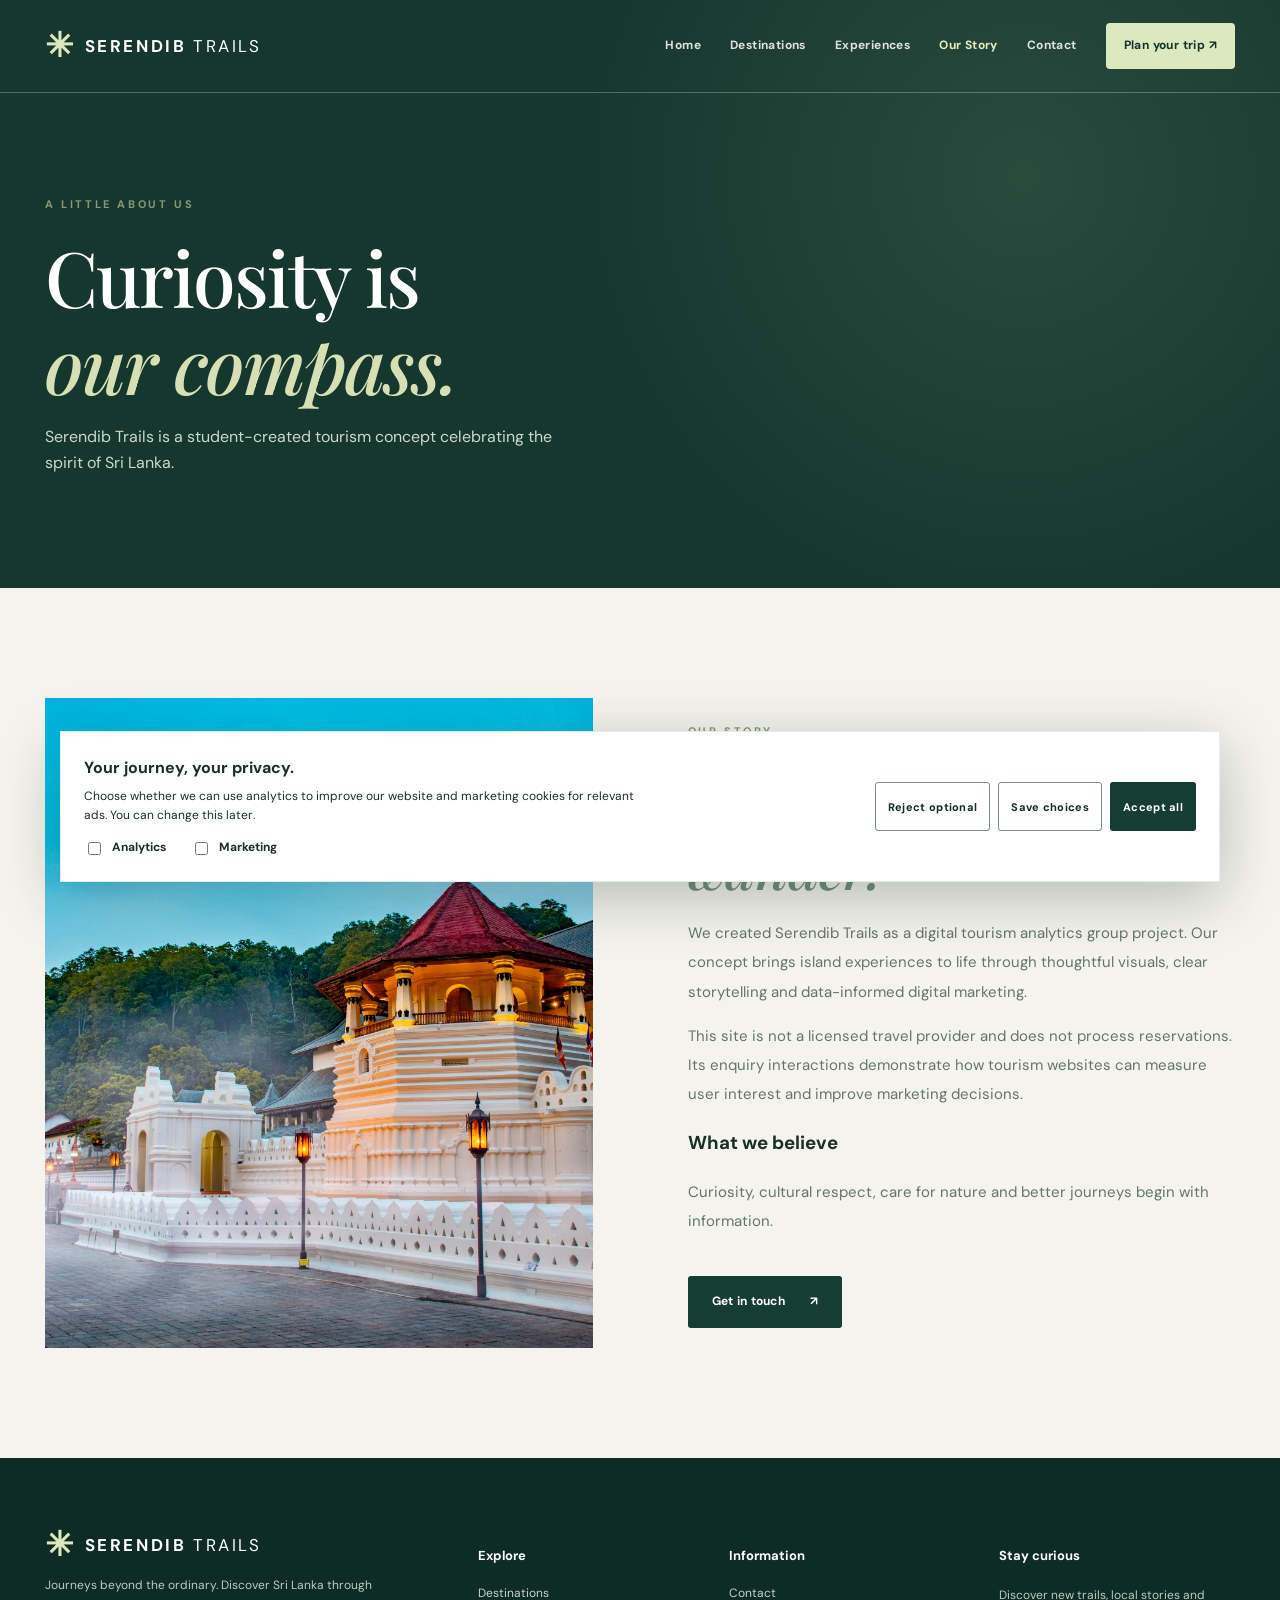
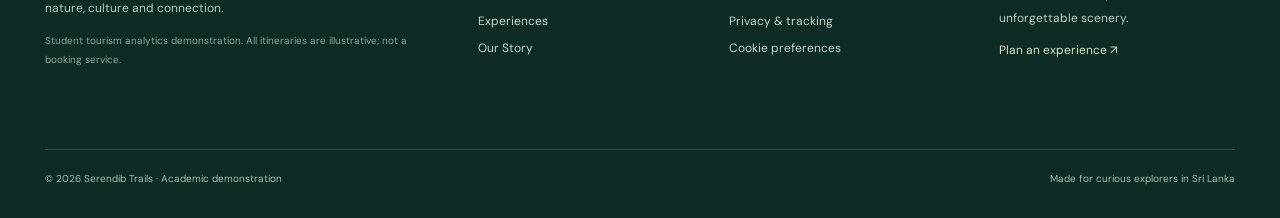
<file: serendib-trails/about.html>
<!DOCTYPE html>
<html lang="en"><head><meta charset="utf-8"/><meta content="width=device-width, initial-scale=1" name="viewport"/><meta content="Learn about the Serendib Trails student tourism analytics project." name="description"/><meta content="#102c27" name="theme-color"/><title>Our Story | Serendib Trails</title><link href="https://images.unsplash.com" rel="preconnect"/><link href="assets/styles.css" rel="stylesheet"/>
<!-- Replace the GTM container ID in assets/config.js. GTM loads only following analytics consent. -->
</head><body><a class="skip-link" href="#main">Skip to content</a><header class="site-header"><div class="container header-inner"><a aria-label="Serendib Trails home" class="brand" href="index.html"><span class="brand-icon">✳</span><span>SERENDIB <b>TRAILS</b></span></a><button aria-expanded="false" aria-label="Toggle navigation" class="nav-toggle" type="button">☰</button><nav aria-label="Main navigation" class="primary-nav"><a class="" href="index.html">Home</a><a class="" href="destinations.html">Destinations</a><a class="" href="experiences.html">Experiences</a><a class="active" href="about.html">Our Story</a><a class="" href="contact.html">Contact</a><a class="nav-cta" data-location="header" data-track="cta_click" href="contact.html">Plan your trip ↗</a></nav></div></header><main id="main"><section class="inner-hero"><div class="container"><span class="section-kicker">A LITTLE ABOUT US</span><h1>Curiosity is<br/><em>our compass.</em></h1><p>Serendib Trails is a student-created tourism concept celebrating the spirit of Sri Lanka.</p></div></section><section class="section"><div class="container split-section"><div class="split-photo"><img alt="Temple of the Sacred Tooth Relic in Kandy, Sri Lanka" loading="lazy" src="assets/images/kandy-temple.jpg"/></div><div class="split-copy"><span class="section-kicker">OUR STORY</span><h2>Made to make you <em>wander.</em></h2><p>We created Serendib Trails as a digital tourism analytics group project. Our concept brings island experiences to life through thoughtful visuals, clear storytelling and data-informed digital marketing.</p><p>This site is not a licensed travel provider and does not process reservations. Its enquiry interactions demonstrate how tourism websites can measure user interest and improve marketing decisions.</p><h3>What we believe</h3><p>Curiosity, cultural respect, care for nature and better journeys begin with information.</p><a class="btn btn-dark" href="contact.html">Get in touch <span aria-hidden="true">↗</span></a></div></div></section></main><footer class="footer"><div class="container footer-main"><div><a class="brand footer-brand" href="index.html"><span class="brand-icon">✳</span><span>SERENDIB <b>TRAILS</b></span></a><p>Journeys beyond the ordinary. Discover Sri Lanka through nature, culture and connection.</p><p class="muted-small">Student tourism analytics demonstration. All itineraries are illustrative; not a booking service.</p></div><div><h4>Explore</h4><a href="destinations.html">Destinations</a><a href="experiences.html">Experiences</a><a href="about.html">Our Story</a></div><div><h4>Information</h4><a href="contact.html">Contact</a><a href="privacy.html">Privacy &amp; tracking</a><a href="#" id="cookie-settings">Cookie preferences</a></div><div><h4>Stay curious</h4><p>Discover new trails, local stories and unforgettable scenery.</p><a class="footer-cta" href="contact.html">Plan an experience ↗</a></div></div><div class="container footer-bottom"><span>© 2026 Serendib Trails · Academic demonstration</span><span>Made for curious explorers in Sri Lanka</span></div></footer><div aria-label="Cookie choices" class="cookie-banner" hidden="" id="cookie-banner" role="dialog"><div><strong>Your journey, your privacy.</strong><p>Choose whether we can use analytics to improve our website and marketing cookies for relevant ads. You can change this later.</p><div class="cookie-options"><label><input id="consent-analytics" type="checkbox"/> Analytics</label><label><input id="consent-marketing" type="checkbox"/> Marketing</label></div></div><div class="cookie-buttons"><button class="btn btn-outline-dark" id="cookie-reject">Reject optional</button><button class="btn btn-outline-dark" id="cookie-save">Save choices</button><button class="btn btn-dark" id="cookie-accept">Accept all</button></div></div><script src="assets/config.js"></script><script defer="" src="assets/app.js"></script></body></html>
</file>
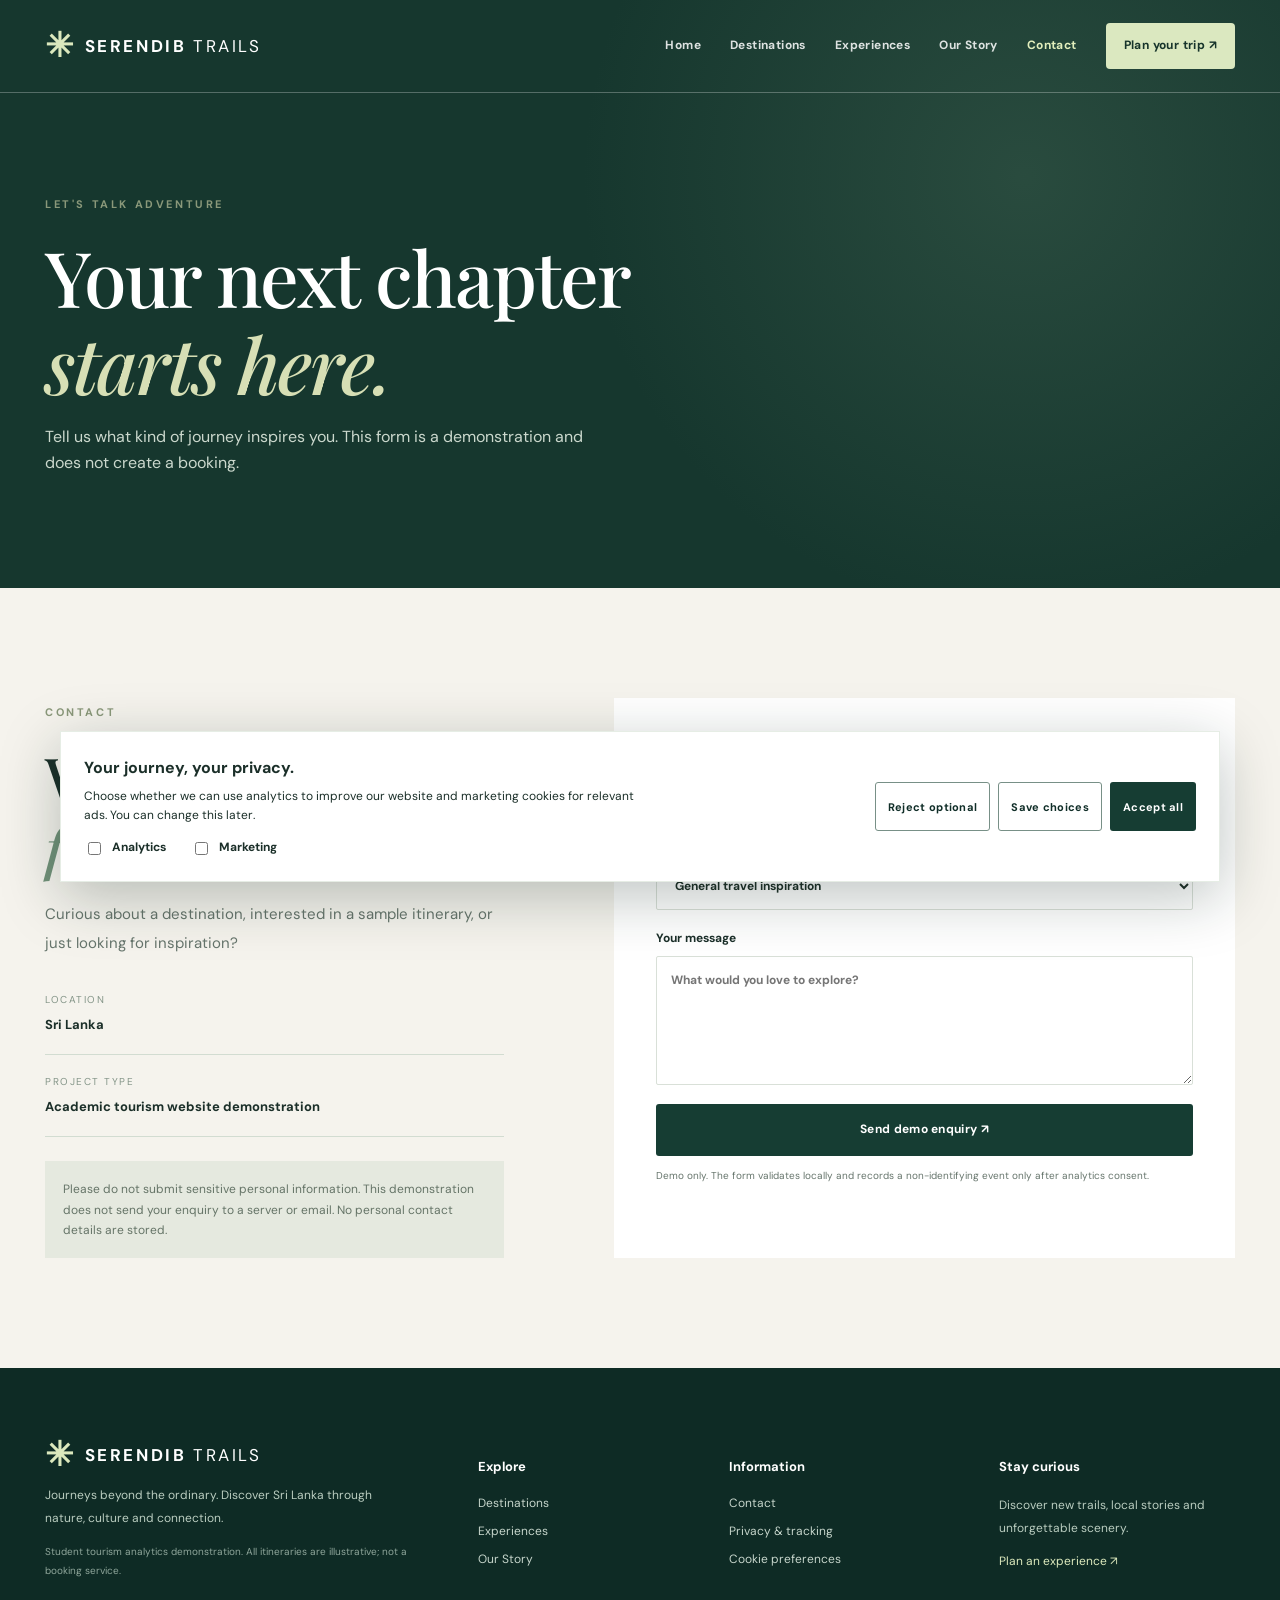
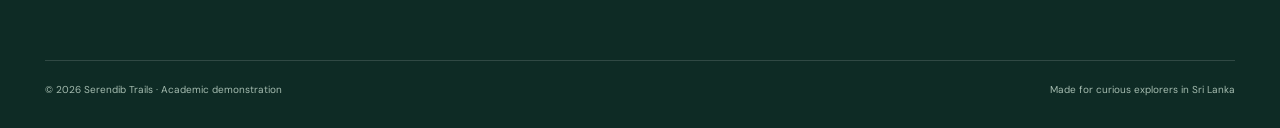
<file: serendib-trails/contact.html>
<!DOCTYPE html>
<html lang="en"><head><meta charset="utf-8"/><meta content="width=device-width, initial-scale=1" name="viewport"/><meta content="Contact Serendib Trails about travel inspiration and sample itineraries." name="description"/><meta content="#102c27" name="theme-color"/><title>Contact Us | Serendib Trails</title><link href="https://images.unsplash.com" rel="preconnect"/><link href="assets/styles.css" rel="stylesheet"/>
<!-- Replace the GTM container ID in assets/config.js. GTM loads only following analytics consent. -->
</head><body><a class="skip-link" href="#main">Skip to content</a><header class="site-header"><div class="container header-inner"><a aria-label="Serendib Trails home" class="brand" href="index.html"><span class="brand-icon">✳</span><span>SERENDIB <b>TRAILS</b></span></a><button aria-expanded="false" aria-label="Toggle navigation" class="nav-toggle" type="button">☰</button><nav aria-label="Main navigation" class="primary-nav"><a class="" href="index.html">Home</a><a class="" href="destinations.html">Destinations</a><a class="" href="experiences.html">Experiences</a><a class="" href="about.html">Our Story</a><a class="active" href="contact.html">Contact</a><a class="nav-cta" data-location="header" data-track="cta_click" href="contact.html">Plan your trip ↗</a></nav></div></header><main id="main"><section class="inner-hero"><div class="container"><span class="section-kicker">LET'S TALK ADVENTURE</span><h1>Your next chapter<br/><em>starts here.</em></h1><p>Tell us what kind of journey inspires you. This form is a demonstration and does not create a booking.</p></div></section><section class="section"><div class="container contact-grid"><div><span class="section-kicker">CONTACT</span><h2>We'd love to <em>hear from you.</em></h2><p>Curious about a destination, interested in a sample itinerary, or just looking for inspiration?</p><div class="contact-point"><span>LOCATION</span><strong>Sri Lanka</strong></div><div class="contact-point"><span>PROJECT TYPE</span><strong>Academic tourism website demonstration</strong></div><div class="notice">Please do not submit sensitive personal information. This demonstration does not send your enquiry to a server or email. No personal contact details are stored.</div></div><div class="form-panel"><form id="enquiry-form"><div class="form-row"><label>Your name<input autocomplete="name" id="name" maxlength="80" name="name" placeholder="Your name" required="" type="text"/></label><label>Your email<input autocomplete="email" id="email" maxlength="120" name="email" placeholder="you@example.com" required="" type="email"/></label></div><label>I'm interested in<select id="experience" name="experience"><option value="general">General travel inspiration</option><option value="heritage">Sigiriya &amp; Dambulla Heritage Trail</option><option value="highlands">Ella Highlands Discovery</option><option value="coastal">Mirissa &amp; Galle Coastal Escape</option><option value="wildlife">Yala Wildlife Explorer</option><option value="rainforest">Sinharaja Rainforest Nature Walk</option><option value="tea">Nuwara Eliya Tea Country Escape</option></select></label><label>Your message<textarea id="message" maxlength="1000" name="message" placeholder="What would you love to explore?" required="" rows="5"></textarea></label><button class="btn btn-dark form-submit" type="submit">Send demo enquiry ↗</button><p class="form-note">Demo only. The form validates locally and records a non-identifying event only after analytics consent.</p><p class="form-success" hidden="" id="form-success" role="status">Demo enquiry completed! No data was submitted or stored. This confirms the form interaction works.</p></form></div></div></section></main><footer class="footer"><div class="container footer-main"><div><a class="brand footer-brand" href="index.html"><span class="brand-icon">✳</span><span>SERENDIB <b>TRAILS</b></span></a><p>Journeys beyond the ordinary. Discover Sri Lanka through nature, culture and connection.</p><p class="muted-small">Student tourism analytics demonstration. All itineraries are illustrative; not a booking service.</p></div><div><h4>Explore</h4><a href="destinations.html">Destinations</a><a href="experiences.html">Experiences</a><a href="about.html">Our Story</a></div><div><h4>Information</h4><a href="contact.html">Contact</a><a href="privacy.html">Privacy &amp; tracking</a><a href="#" id="cookie-settings">Cookie preferences</a></div><div><h4>Stay curious</h4><p>Discover new trails, local stories and unforgettable scenery.</p><a class="footer-cta" href="contact.html">Plan an experience ↗</a></div></div><div class="container footer-bottom"><span>© 2026 Serendib Trails · Academic demonstration</span><span>Made for curious explorers in Sri Lanka</span></div></footer><div aria-label="Cookie choices" class="cookie-banner" hidden="" id="cookie-banner" role="dialog"><div><strong>Your journey, your privacy.</strong><p>Choose whether we can use analytics to improve our website and marketing cookies for relevant ads. You can change this later.</p><div class="cookie-options"><label><input id="consent-analytics" type="checkbox"/> Analytics</label><label><input id="consent-marketing" type="checkbox"/> Marketing</label></div></div><div class="cookie-buttons"><button class="btn btn-outline-dark" id="cookie-reject">Reject optional</button><button class="btn btn-outline-dark" id="cookie-save">Save choices</button><button class="btn btn-dark" id="cookie-accept">Accept all</button></div></div><script src="assets/config.js"></script><script defer="" src="assets/app.js"></script></body></html>
</file>
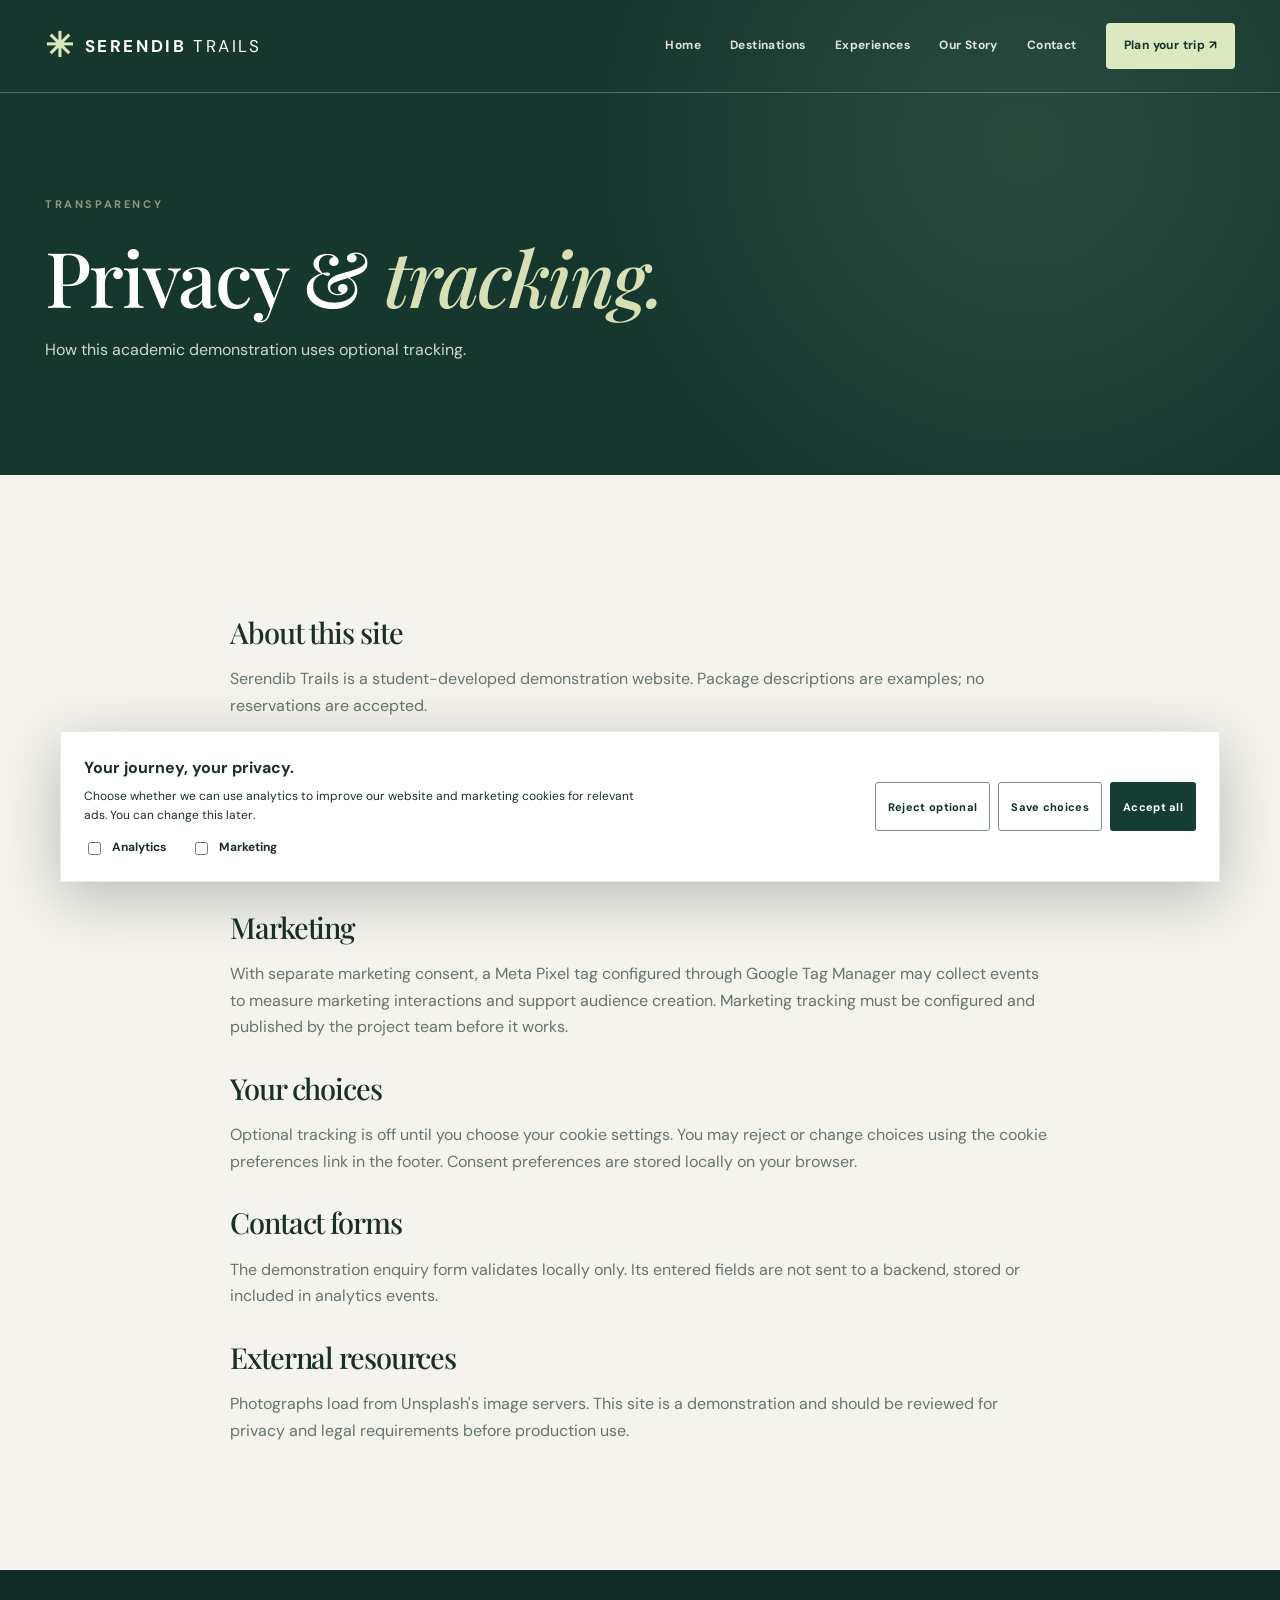
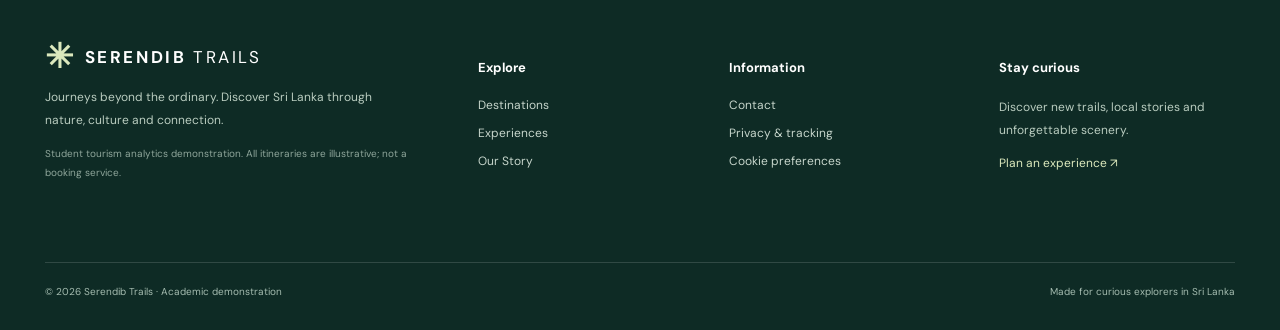
<file: serendib-trails/privacy.html>
<!doctype html><html lang="en"><head><meta charset="utf-8"/><meta name="viewport" content="width=device-width, initial-scale=1"/><meta name="description" content="Read about analytics, marketing cookies and the Serendib Trails demo form."/><meta name="theme-color" content="#102c27"/><title>Privacy &amp; Tracking | Serendib Trails</title><link rel="preconnect" href="https://images.unsplash.com"/><link rel="stylesheet" href="assets/styles.css"/>
<!-- Replace the GTM container ID in assets/config.js. GTM loads only following analytics consent. -->
</head><body><a class="skip-link" href="#main">Skip to content</a><header class="site-header"><div class="container header-inner"><a class="brand" href="index.html" aria-label="Serendib Trails home"><span class="brand-icon">✳</span><span>SERENDIB <b>TRAILS</b></span></a><button class="nav-toggle" type="button" aria-label="Toggle navigation" aria-expanded="false">☰</button><nav class="primary-nav" aria-label="Main navigation"><a href="index.html" class="">Home</a><a href="destinations.html" class="">Destinations</a><a href="experiences.html" class="">Experiences</a><a href="about.html" class="">Our Story</a><a href="contact.html" class="">Contact</a><a href="contact.html" class="nav-cta" data-track="cta_click" data-location="header">Plan your trip ↗</a></nav></div></header><main id="main"><section class="inner-hero"><div class="container"><span class="section-kicker">TRANSPARENCY</span><h1>Privacy & <em>tracking.</em></h1><p>How this academic demonstration uses optional tracking.</p></div></section><section class="section"><div class="container prose"><h2>About this site</h2><p>Serendib Trails is a student-developed demonstration website. Package descriptions are examples; no reservations are accepted.</p><h2>Analytics</h2><p>If you opt into analytics cookies, Google Tag Manager may load Google Analytics 4 tags to collect aggregate website interaction events, such as page views, destination clicks, and demo enquiry completions. These events do not contain your typed name, email, or message.</p><h2>Marketing</h2><p>With separate marketing consent, a Meta Pixel tag configured through Google Tag Manager may collect events to measure marketing interactions and support audience creation. Marketing tracking must be configured and published by the project team before it works.</p><h2>Your choices</h2><p>Optional tracking is off until you choose your cookie settings. You may reject or change choices using the cookie preferences link in the footer. Consent preferences are stored locally on your browser.</p><h2>Contact forms</h2><p>The demonstration enquiry form validates locally only. Its entered fields are not sent to a backend, stored or included in analytics events.</p><h2>External resources</h2><p>Photographs load from Unsplash's image servers. This site is a demonstration and should be reviewed for privacy and legal requirements before production use.</p></div></section></main><footer class="footer"><div class="container footer-main"><div><a class="brand footer-brand" href="index.html"><span class="brand-icon">✳</span><span>SERENDIB <b>TRAILS</b></span></a><p>Journeys beyond the ordinary. Discover Sri Lanka through nature, culture and connection.</p><p class="muted-small">Student tourism analytics demonstration. All itineraries are illustrative; not a booking service.</p></div><div><h4>Explore</h4><a href="destinations.html">Destinations</a><a href="experiences.html">Experiences</a><a href="about.html">Our Story</a></div><div><h4>Information</h4><a href="contact.html">Contact</a><a href="privacy.html">Privacy & tracking</a><a href="#" id="cookie-settings">Cookie preferences</a></div><div><h4>Stay curious</h4><p>Discover new trails, local stories and unforgettable scenery.</p><a class="footer-cta" href="contact.html">Plan an experience ↗</a></div></div><div class="container footer-bottom"><span>© 2026 Serendib Trails · Academic demonstration</span><span>Made for curious explorers in Sri Lanka</span></div></footer><div class="cookie-banner" id="cookie-banner" role="dialog" aria-label="Cookie choices" hidden><div><strong>Your journey, your privacy.</strong><p>Choose whether we can use analytics to improve our website and marketing cookies for relevant ads. You can change this later.</p><div class="cookie-options"><label><input id="consent-analytics" type="checkbox"> Analytics</label><label><input id="consent-marketing" type="checkbox"> Marketing</label></div></div><div class="cookie-buttons"><button id="cookie-reject" class="btn btn-outline-dark">Reject optional</button><button id="cookie-save" class="btn btn-outline-dark">Save choices</button><button id="cookie-accept" class="btn btn-dark">Accept all</button></div></div><script src="assets/config.js"></script><script src="assets/app.js" defer></script></body></html>
</file>
<file: serendib-trails/assets/styles.css>
@import url('https://fonts.googleapis.com/css2?family=DM+Sans:wght@400;500;600;700&family=Playfair+Display:ital,wght@0,500;0,600;0,700;1,500;1,600&display=swap');
:root{--green:#102e28;--cream:#f5f3ed;--lime:#d9e6bc;--gold:#ccac76;--text:#1b2f29}*{box-sizing:border-box}html{scroll-behavior:smooth}body{margin:0;background:var(--cream);color:var(--text);font-family:'DM Sans',sans-serif;line-height:1.65}a{color:inherit;text-decoration:none}button,input,textarea,select{font:inherit}button,a{ -webkit-tap-highlight-color:transparent}button{cursor:pointer}img{display:block;max-width:100%}.container{width:min(1190px,calc(100% - 52px));margin:auto}.skip-link{position:absolute;left:-9999px;z-index:999}.skip-link:focus{left:16px;top:16px;background:white;padding:8px}.site-header{position:absolute;z-index:20;top:0;left:0;width:100%;color:white;border-bottom:1px solid #ffffff45}.header-inner{height:92px;display:flex;align-items:center;justify-content:space-between;gap:20px}.brand{display:flex;align-items:center;gap:9px;font-size:17px;letter-spacing:2.6px;font-weight:700;white-space:nowrap}.brand b{font-weight:400}.brand-icon{color:#dbe8bd;font-size:34px;line-height:1}.primary-nav{display:flex;gap:29px;align-items:center;font-size:12px;font-weight:700;letter-spacing:.4px}.primary-nav a:not(.nav-cta){opacity:.85}.primary-nav a:hover,.primary-nav a.active{opacity:1;color:#e3efbd}.nav-cta{background:#dbe8c0;color:#17342b;padding:13px 18px;border-radius:4px}.nav-toggle{display:none;border:0;background:none;color:white;font-size:26px}.hero{min-height:790px;height:100svh;max-height:1060px;position:relative;background-image:var(--hero);background-size:cover;background-position:center}.hero-shade{position:absolute;inset:0;background:linear-gradient(90deg,rgba(6,27,23,.82) 0%,rgba(7,24,19,.5) 53%,rgba(8,21,15,.1)),linear-gradient(0deg,rgba(6,24,21,.68),transparent 30%)}.hero-content{position:relative;padding-top:clamp(200px,26vh,300px);color:white}.hero-kicker,.section-kicker,.eyebrow{font-size:11px;letter-spacing:2.6px;font-weight:700}.hero-kicker{display:flex;gap:12px;align-items:center;color:#e2eac7}.dot{width:7px;height:7px;border-radius:50%;background:#e2eac7}.hero h1,.inner-hero h1{font-family:'Playfair Display',serif;font-size:clamp(56px,7.5vw,105px);line-height:1.13;font-weight:500;letter-spacing:-2px;margin:26px 0}.hero h1 em,.inner-hero h1 em,.section h2 em,.statement h2 em,.closing-cta h2 em{font-weight:500;color:#d7dfb5}.hero p{max-width:530px;font-size:16px;line-height:1.95;color:#e8e9e2}.hero-actions{display:flex;gap:14px;flex-wrap:wrap;margin-top:29px}.btn{display:inline-flex;justify-content:center;gap:25px;align-items:center;padding:15px 23px;min-height:49px;border:1px solid transparent;font-size:12px;font-weight:700;letter-spacing:.3px;border-radius:3px;transition:transform .2s,background .2s}.btn:hover{transform:translateY(-2px)}.btn-primary{background:#d7e4b8;color:#18382e}.btn-ghost{border-color:#ffffff91;color:white}.btn-ghost:hover{background:#ffffff1b}.btn-dark{background:#163d33;color:white}.btn-light{background:#e0e9c8;color:#163d33}.btn-outline-dark{border-color:#789087;background:transparent;color:var(--green)}.hero-bottom{position:absolute;top:calc(min(100svh,1060px) - 70px);left:26px;display:flex;gap:42px;color:#efefe7;font-size:10px;letter-spacing:1px;text-transform:uppercase}.hero-side{position:absolute;right:5%;bottom:9%;font-size:10px;color:white;writing-mode:vertical-rl;letter-spacing:3px}.hero-side span{padding-top:15px}.section{padding:110px 0}.intro-grid{display:grid;grid-template-columns:1.2fr .8fr;gap:100px;align-items:center}.section-kicker{color:#8a987a}.section h2,.statement h2,.closing-cta h2{font-family:'Playfair Display',serif;font-size:clamp(37px,4.5vw,61px);line-height:1.23;letter-spacing:-1.1px;font-weight:500;margin:17px 0}.section h2 em{color:#72927a}.intro-grid p,.split-copy p,.contact-grid p{font-size:15px;color:#66756c;line-height:1.95}.inline-arrow{font-weight:700;display:inline-block;margin-top:10px;border-bottom:1px solid #9eae96;padding-bottom:8px;font-size:12px}.destinations-section{background:#eaece3}.section-heading{display:flex;justify-content:space-between;align-items:end;gap:20px;margin-bottom:33px}.destination-grid{display:grid;grid-template-columns:repeat(3,1fr);gap:23px}.destination-card{min-height:460px;position:relative;overflow:hidden;background:#23382f}.destination-card img{width:100%;height:100%;position:absolute;inset:0;object-fit:cover;transition:transform .6s}.destination-card:hover img{transform:scale(1.05)}.destination-card:after{content:'';position:absolute;inset:0;background:linear-gradient(0deg,#071c17e8,transparent 70%)}.card-overlay{position:absolute;z-index:2;bottom:0;color:white;padding:31px}.card-overlay .eyebrow{color:#c9dcb5}.card-overlay h3{font-family:'Playfair Display',serif;font-size:31px;line-height:1.16;font-weight:500;margin:10px 0}.card-overlay p{font-size:12px;color:#e1e5dc;margin:7px 0 15px}.text-link{font-size:11px;font-weight:700;letter-spacing:.5px;color:#dbeac4}.statement{background:#12372d;color:white;padding:115px 0;text-align:center}.statement h2{font-size:clamp(42px,6vw,80px)}.statement p,.closing-cta p{color:#ccd9cd;margin-bottom:27px}.split-section{display:grid;grid-template-columns:1fr 1fr;gap:95px;align-items:center}.split-photo{height:650px;position:relative;overflow:hidden}.split-photo img{width:100%;height:100%;object-fit:cover}.photo-caption{position:absolute;bottom:23px;left:26px;color:white;font-size:10px;font-weight:700;letter-spacing:1px}.feature{display:flex;gap:22px;border-top:1px solid #d5dbd2;padding-top:20px;margin-top:19px}.feature>span{font-size:12px;color:#8d9c85}.feature h3{font-size:16px;margin:0 0 5px}.feature p{margin:0;font-size:13px}.split-copy>.btn{margin-top:25px}.closing-cta{background:#1d4739;color:white;text-align:center;padding:93px 0}.closing-cta h2{margin:8px 0}.footer{background:#0e2b25;color:white}.footer-main{display:grid;grid-template-columns:2fr 1fr 1.1fr 1.3fr;gap:70px;padding:70px 0}.footer-main p{color:#bacdc0;font-size:12px;line-height:1.9}.footer-main h4{font-size:13px}.footer-main div>a:not(.brand){display:block;font-size:12px;color:#c6d5cb;margin:8px 0}.footer-main .footer-cta{color:#dce9bd!important}.footer-main .muted-small{font-size:10px;color:#8fa69b}.footer-bottom{border-top:1px solid #ffffff24;padding:21px 0 30px;font-size:10px;color:#a5bcb0;display:flex;justify-content:space-between}.inner-hero{background:#16372e;color:white;padding:190px 0 95px;background-image:radial-gradient(circle at 80% 30%,#42655370,transparent 40%)}.inner-hero h1{font-size:clamp(51px,6vw,83px);margin:17px 0}.inner-hero p{color:#cbd8cd;max-width:540px}.subtle{font-size:13px;color:#738478}.package-grid{display:grid;grid-template-columns:repeat(2,1fr);gap:28px}.package-card{background:white}.package-card>img{width:100%;height:325px;object-fit:cover}.package-body{padding:26px}.package-topline,.package-bottom{display:flex;justify-content:space-between;align-items:center;gap:16px}.package-topline{font-size:10px;text-transform:uppercase;color:#829382;letter-spacing:1px}.package-body h2{font-size:31px;margin:13px 0}.package-body p{color:#697b70;font-size:13px}.package-bottom{border-top:1px solid #e8eae4;margin-top:20px;padding-top:21px}.package-bottom small{font-size:10px;color:#8e9b90}.disclaimer{margin-top:30px;background:#e5eade;padding:20px;font-size:12px}.contact-grid{display:grid;grid-template-columns:.85fr 1.15fr;gap:110px}.contact-point{border-bottom:1px solid #d2dcd1;padding:19px 0;display:flex;flex-direction:column;gap:5px}.contact-point span{font-size:10px;letter-spacing:1.5px;color:#849588}.contact-point strong{font-size:13px}.notice{margin-top:24px;background:#e5e9df;padding:18px;font-size:12px;line-height:1.7;color:#657467}.form-panel{background:white;padding:42px}label{display:block;font-size:12px;font-weight:700;margin-bottom:19px}.form-row{display:grid;grid-template-columns:1fr 1fr;gap:17px}input:not([type=checkbox]),select,textarea{display:block;width:100%;margin-top:7px;border:1px solid #d9e0d8;border-radius:2px;padding:14px;color:#1e3028;background:#fff;outline-offset:3px}textarea{resize:vertical}.form-submit{width:100%}.form-note{font-size:10px!important}.form-success{padding:12px;background:#e0f1df;color:#275735!important}.prose{max-width:820px}.prose h2{font-size:29px;margin:30px 0 9px}.prose p{color:#647669}.cookie-banner[hidden],.form-success[hidden]{display:none!important}.cookie-banner{position:fixed;z-index:100;bottom:18px;left:18px;right:18px;max-width:1160px;margin:auto;background:#fff;box-shadow:0 15px 60px #10251e45;padding:23px;display:flex;justify-content:space-between;align-items:center;gap:27px;border:1px solid #e6ede5}.cookie-banner p{font-size:12px;max-width:550px;margin:5px 0}.cookie-options{display:flex;gap:25px;margin-top:12px}.cookie-options label{margin:0;display:flex;gap:8px;align-items:center}.cookie-buttons{display:flex;flex-wrap:wrap;gap:8px}.cookie-buttons .btn{padding:12px;font-size:11px}.cookie-options input{accent-color:#1e4a39}a:focus-visible,button:focus-visible{outline:3px solid #a3d296;outline-offset:3px}@media(max-width:950px){.primary-nav{gap:15px}.brand{font-size:14px}.intro-grid,.split-section,.contact-grid{gap:40px}.destination-grid{gap:12px}.footer-main{gap:25px}.package-bottom{flex-wrap:wrap}}@media(max-width:720px){.container{width:min(100% - 36px,1190px)}.header-inner{height:72px}.nav-toggle{display:block}.primary-nav{display:none;position:absolute;top:72px;left:0;right:0;background:#102e28;padding:18px;flex-direction:column;align-items:stretch;gap:15px}.primary-nav.open{display:flex}.hero{min-height:730px;height:90svh}.hero-content{padding-top:195px}.hero h1{font-size:53px;letter-spacing:-1px}.hero-bottom{position:relative;top:auto;left:auto;flex-wrap:wrap;gap:12px;margin-top:70px;font-size:9px}.hero-side{display:none}.section{padding:70px 0}.intro-grid,.split-section,.contact-grid,.footer-main{grid-template-columns:1fr;gap:25px}.destination-grid,.package-grid{grid-template-columns:1fr}.destination-card{min-height:430px}.section-heading{align-items:start;flex-direction:column}.split-photo{height:410px}.footer-main{gap:18px}.footer-main>div{max-width:380px}.footer-bottom{display:block}.footer-bottom span{display:block;margin:6px 0}.inner-hero{padding:145px 0 65px}.inner-hero h1{font-size:50px}.form-panel{padding:25px}.form-row{grid-template-columns:1fr;gap:0}.cookie-banner{display:block;max-height:70vh;overflow-y:auto}.cookie-buttons{margin-top:14px}.cookie-buttons .btn{flex:1}.package-card>img{height:260px}}
/* Gallery of supplied Sri Lankan travel photos */
.photo-gallery-grid{display:grid;grid-template-columns:repeat(4,minmax(0,1fr));gap:15px}.gallery-tile{margin:0;position:relative;height:260px;overflow:hidden;border-radius:3px;background:#173b32}.gallery-tile img{width:100%;height:100%;object-fit:cover;transition:transform .4s}.gallery-tile:hover img{transform:scale(1.04)}.gallery-tile:after{content:"";position:absolute;inset:50% 0 0;background:linear-gradient(transparent,rgba(0,0,0,.72));pointer-events:none}.gallery-tile figcaption{position:absolute;z-index:2;bottom:18px;left:18px;color:#fff;font-size:19px;font-family:Georgia,serif}@media(max-width:850px){.photo-gallery-grid{grid-template-columns:repeat(2,minmax(0,1fr))}}@media(max-width:520px){.gallery-tile{height:210px}}
</file>
